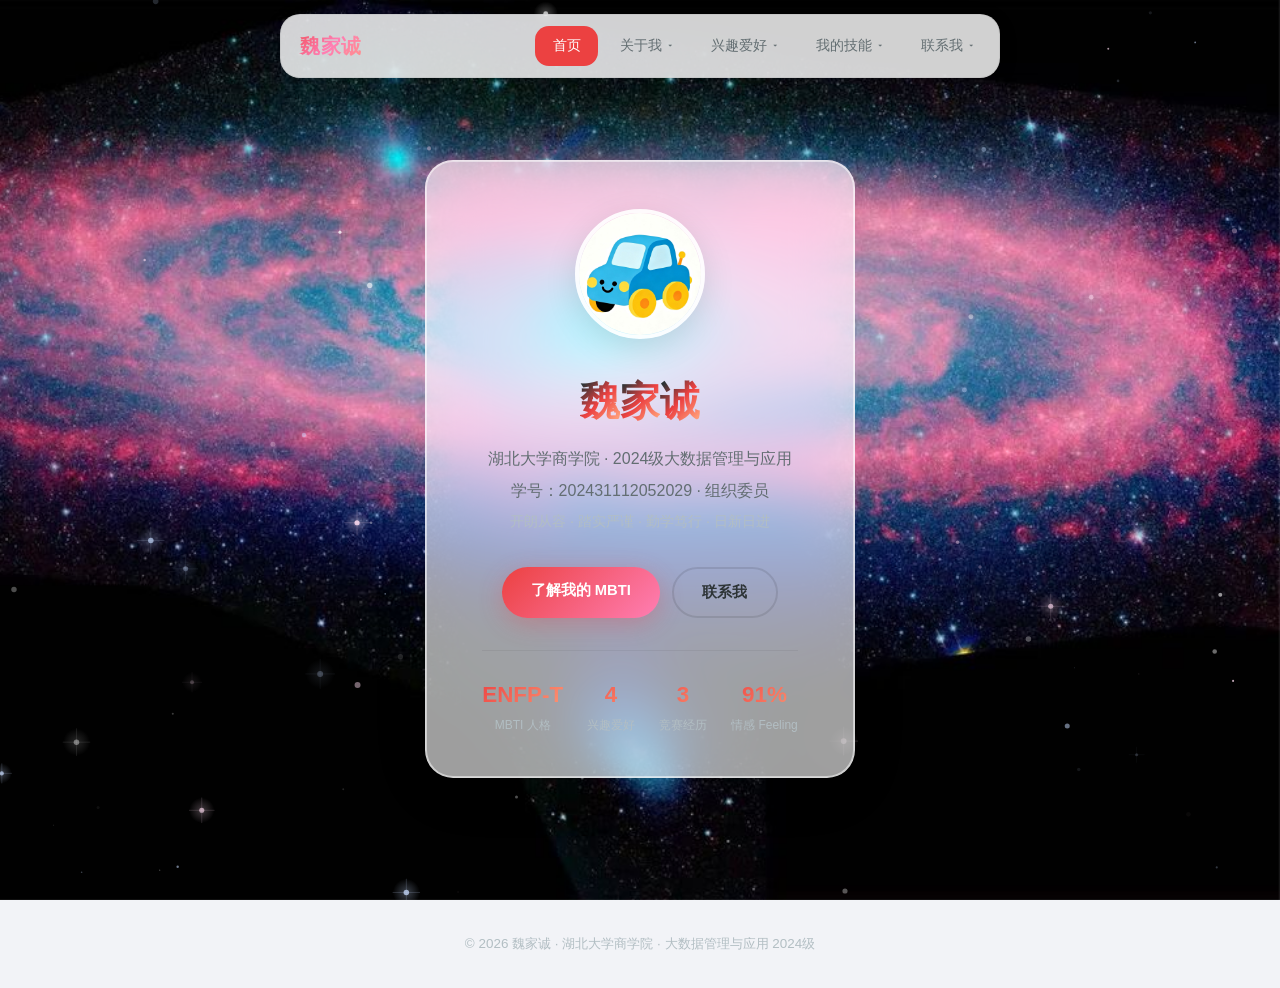
<file: index.html>
<!DOCTYPE html>
<html lang="zh-CN">
<head>
    <meta charset="UTF-8">
    <meta name="viewport" content="width=device-width, initial-scale=1.0">
    <title>魏家诚 — 个人主页</title>
    <link rel="stylesheet" href="assets/style.css">
</head>
<body>

<!-- ========== 星空背景照片 ========== -->
<img src="photo/photo.jpg" alt="" id="starfield">

<!-- ========== 流动粒子画布 ========== -->
<canvas id="particleCanvas"></canvas>

<!-- ========== 导航栏 · 容器导航 ========== -->
<nav class="nav">
    <div class="nav-inner">
        <a href="index.html" class="nav-logo">魏家诚</a>
        <div class="nav-menu">
            <a href="index.html" class="nav-item no-sub active">首页</a>
            <div class="nav-item-group">
                <a href="about.html" class="nav-item">关于我</a>
                <div class="nav-dropdown">
                    <a href="about.html#profile">个人简介</a>
                    <a href="about.html#mbti">MBTI 人格</a>
                </div>
            </div>
            <div class="nav-item-group">
                <a href="hobby.html" class="nav-item">兴趣爱好</a>
                <div class="nav-dropdown">
                    <a href="hobby.html#travel">旅行</a>
                    <a href="hobby.html#movie">电影</a>
                    <a href="hobby.html#food">美食</a>
                    <a href="hobby.html#party">聚会</a>
                </div>
            </div>
            <div class="nav-item-group">
                <a href="skill.html" class="nav-item">我的技能</a>
                <div class="nav-dropdown">
                    <a href="skill.html#tech">技术栈</a>
                    <a href="skill.html#intern">实习经历</a>
                    <a href="skill.html#service">学生工作</a>
                </div>
            </div>
            <div class="nav-item-group">
                <a href="contact.html" class="nav-item">联系我</a>
                <div class="nav-dropdown">
                    <a href="contact.html">联系方式</a>
                    <a href="https://github.com" target="_blank">GitHub</a>
                </div>
            </div>
        </div>
        <button class="nav-toggle" aria-label="菜单">
            <span></span><span></span><span></span>
        </button>
    </div>
</nav>

<!-- ========== Hero 区 · 毛玻璃卡片 ========== -->
<div class="hero-wrapper">
    <div class="hero-card">
        <img src="photo/logo.jpg" alt="魏家诚" class="hero-avatar">
        <h1 class="split-text">魏家诚</h1>
        <p class="subtitle">湖北大学商学院 · 2024级大数据管理与应用</p>
        <p class="subtitle" style="margin-top:0.15rem;">学号：202431112052029 · 组织委员</p>
        <p class="tagline">开朗从容 · 踏实严谨 · 勤学笃行 · 日新日进</p>
        <div class="hero-buttons">
            <a href="about.html" class="btn-primary">了解我的 MBTI</a>
            <a href="contact.html" class="btn-outline">联系我</a>
        </div>
        <div class="status-row">
            <div class="status-item">
                <div class="num">ENFP-T</div>
                <div class="label">MBTI 人格</div>
            </div>
            <div class="status-item">
                <div class="num">4</div>
                <div class="label">兴趣爱好</div>
            </div>
            <div class="status-item">
                <div class="num">3</div>
                <div class="label">竞赛经历</div>
            </div>
            <div class="status-item">
                <div class="num">91%</div>
                <div class="label">情感 Feeling</div>
            </div>
        </div>
    </div>
</div>

<footer class="footer">
    <p>&copy; 2026 魏家诚 · 湖北大学商学院 · 大数据管理与应用 2024级</p>
</footer>

<button class="back-to-top" aria-label="回到顶部">↑</button>
<script src="assets/script.js"></script>
</body>
</html>
</file>
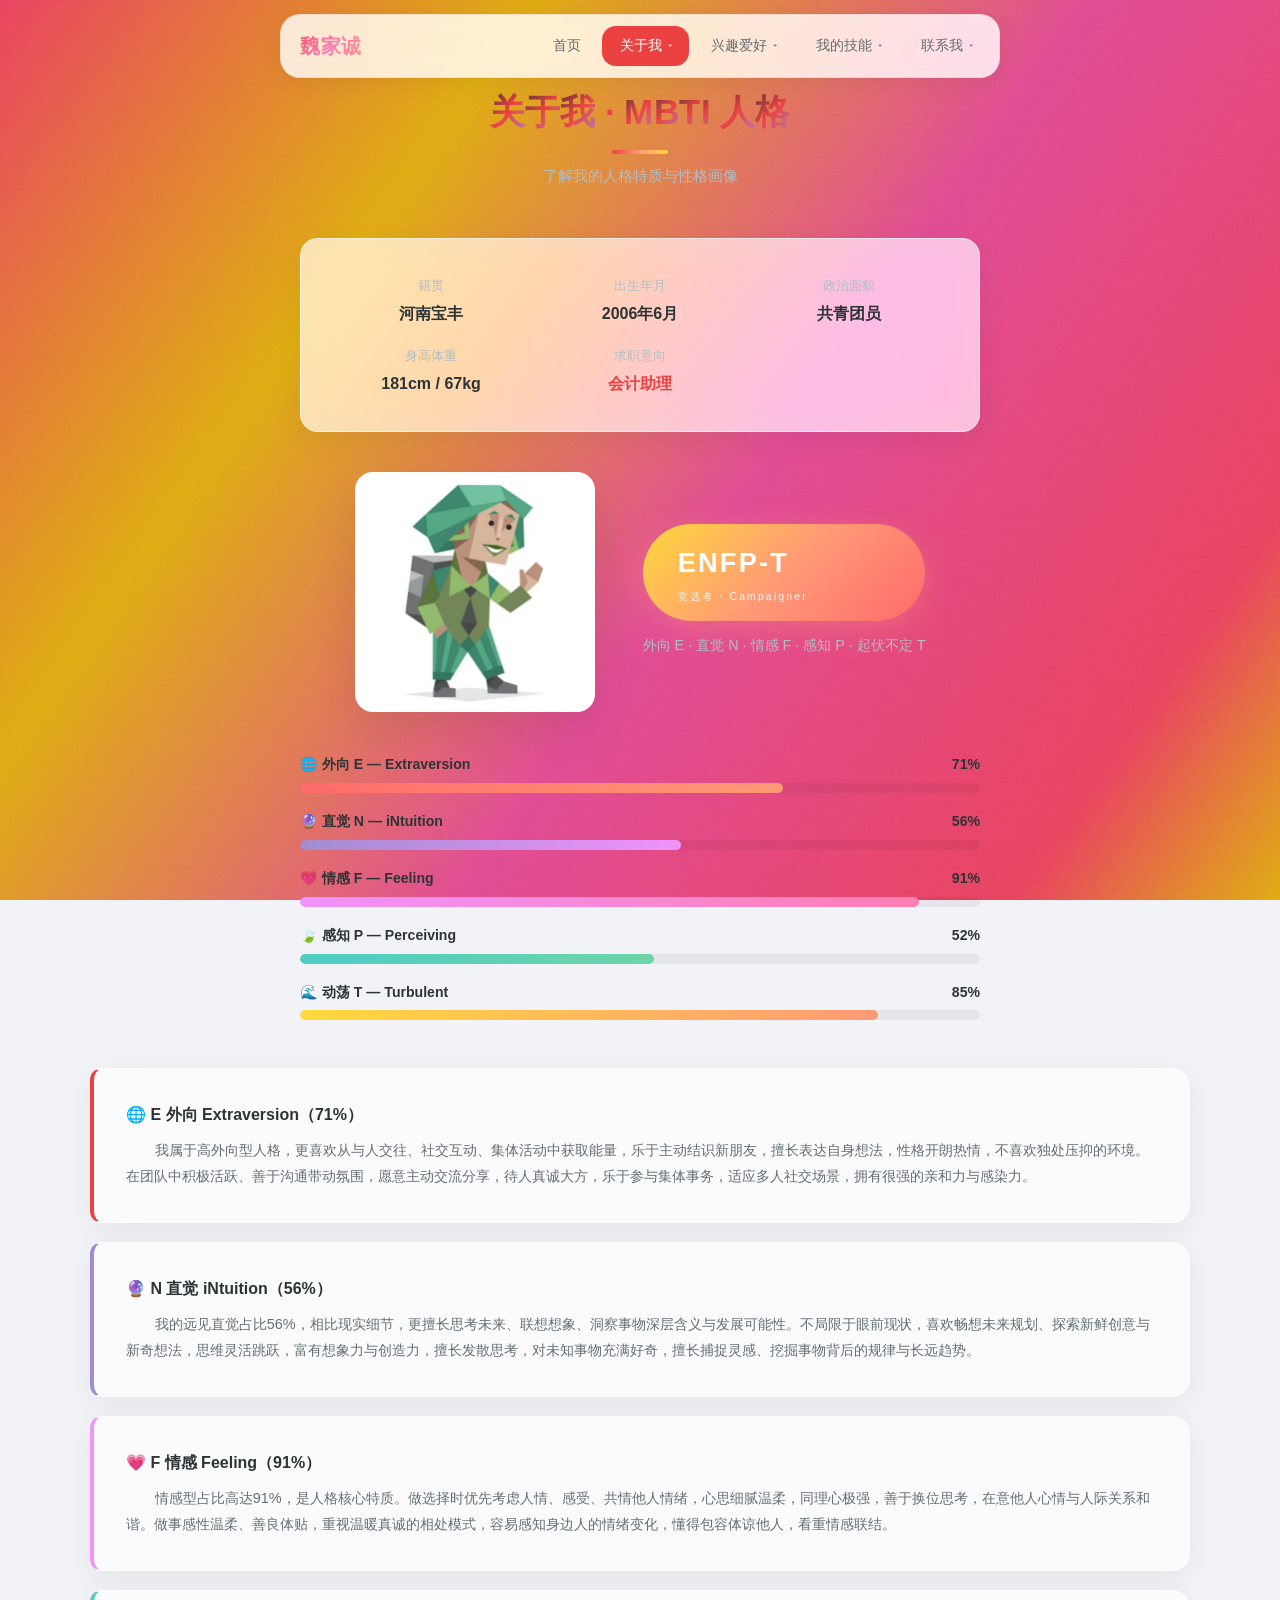
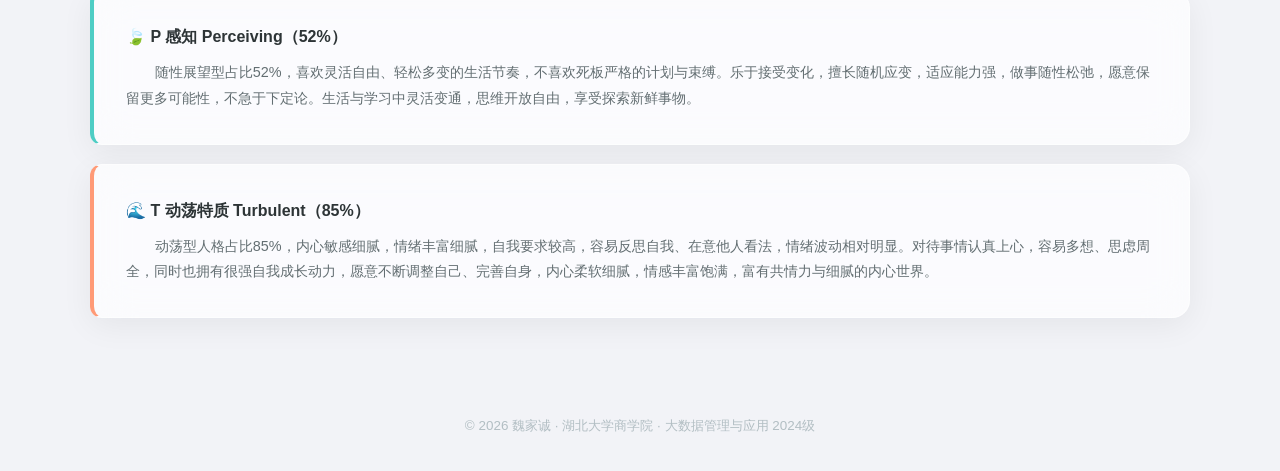
<file: about.html>
<!DOCTYPE html>
<html lang="zh-CN">
<head>
    <meta charset="UTF-8">
    <meta name="viewport" content="width=device-width, initial-scale=1.0">
    <title>关于我 · MBTI — 魏家诚</title>
    <link rel="stylesheet" href="assets/style.css">
</head>
<body>

<canvas class="grainient-bg"></canvas>

<!-- ========== NAVIGATION ========== -->
<nav class="nav">
    <div class="nav-inner">
        <a href="index.html" class="nav-logo">魏家诚</a>
        <div class="nav-menu">
            <a href="index.html" class="nav-item no-sub">首页</a>
            <div class="nav-item-group">
                <a href="about.html" class="nav-item active">关于我</a>
                <div class="nav-dropdown">
                    <a href="about.html#profile">个人简介</a>
                    <a href="about.html#mbti">MBTI 人格</a>
                </div>
            </div>
            <div class="nav-item-group">
                <a href="hobby.html" class="nav-item">兴趣爱好</a>
                <div class="nav-dropdown">
                    <a href="hobby.html#travel">旅行</a>
                    <a href="hobby.html#movie">电影</a>
                    <a href="hobby.html#food">美食</a>
                    <a href="hobby.html#party">聚会</a>
                </div>
            </div>
            <div class="nav-item-group">
                <a href="skill.html" class="nav-item">我的技能</a>
                <div class="nav-dropdown">
                    <a href="skill.html#tech">技术栈</a>
                    <a href="skill.html#intern">实习经历</a>
                    <a href="skill.html#service">学生工作</a>
                </div>
            </div>
            <div class="nav-item-group">
                <a href="contact.html" class="nav-item">联系我</a>
                <div class="nav-dropdown">
                    <a href="contact.html">联系方式</a>
                    <a href="https://github.com" target="_blank">GitHub</a>
                </div>
            </div>
        </div>
        <button class="nav-toggle" aria-label="菜单">
            <span></span><span></span><span></span>
        </button>
    </div>
</nav>

<div class="page-wrapper">
    <div class="page-container">
        <div class="page-header">
            <h1 class="split-text">关于我 · MBTI 人格</h1>
            <div class="line"></div>
            <p>了解我的人格特质与性格画像</p>
        </div>

        <!-- 基本信息卡片 -->
        <div id="profile" class="glass-card" style="max-width:680px;margin:0 auto 2.5rem;display:grid;grid-template-columns:repeat(auto-fit,minmax(180px,1fr));gap:0.8rem;text-align:center;">
            <div><span style="color:var(--text-muted);font-size:0.8rem;">籍贯</span><br><strong>河南宝丰</strong></div>
            <div><span style="color:var(--text-muted);font-size:0.8rem;">出生年月</span><br><strong>2006年6月</strong></div>
            <div><span style="color:var(--text-muted);font-size:0.8rem;">政治面貌</span><br><strong>共青团员</strong></div>
            <div><span style="color:var(--text-muted);font-size:0.8rem;">身高体重</span><br><strong>181cm / 67kg</strong></div>
            <div><span style="color:var(--text-muted);font-size:0.8rem;">求职意向</span><br><strong style="color:var(--red);">会计助理</strong></div>
        </div>

        <!-- MBTI Header -->
        <div id="mbti" class="mbti-header-row">
            <div class="mbti-img-wrap">
                <img src="photo/mbti.jpg" alt="MBTI测试结果">
            </div>
            <div>
                <div class="mbti-badge">ENFP-T <small>竞选者 · Campaigner</small></div>
                <p style="text-align:center;margin-top:0.8rem;color:var(--text-muted);font-size:0.9rem;">外向 E · 直觉 N · 情感 F · 感知 P · 起伏不定 T</p>
            </div>
        </div>

        <!-- MBTI 进度条 -->
        <div class="mbti-bars">
            <div class="bar-item">
                <div class="bar-label"><span>🌐 外向 E — Extraversion</span><span>71%</span></div>
                <div class="bar-track"><div class="bar-fill e" style="width:71%" data-width="71%"></div></div>
            </div>
            <div class="bar-item">
                <div class="bar-label"><span>🔮 直觉 N — iNtuition</span><span>56%</span></div>
                <div class="bar-track"><div class="bar-fill n" style="width:56%" data-width="56%"></div></div>
            </div>
            <div class="bar-item">
                <div class="bar-label"><span>💗 情感 F — Feeling</span><span>91%</span></div>
                <div class="bar-track"><div class="bar-fill f" style="width:91%" data-width="91%"></div></div>
            </div>
            <div class="bar-item">
                <div class="bar-label"><span>🍃 感知 P — Perceiving</span><span>52%</span></div>
                <div class="bar-track"><div class="bar-fill p" style="width:52%" data-width="52%"></div></div>
            </div>
            <div class="bar-item">
                <div class="bar-label"><span>🌊 动荡 T — Turbulent</span><span>85%</span></div>
                <div class="bar-track"><div class="bar-fill t" style="width:85%" data-width="85%"></div></div>
            </div>
        </div>

        <!-- MBTI 详情卡片 -->
        <div class="mbti-cards">
            <div class="glass-card">
                <h3>🌐 E 外向 Extraversion（71%）</h3>
                <p>我属于高外向型人格，更喜欢从与人交往、社交互动、集体活动中获取能量，乐于主动结识新朋友，擅长表达自身想法，性格开朗热情，不喜欢独处压抑的环境。在团队中积极活跃、善于沟通带动氛围，愿意主动交流分享，待人真诚大方，乐于参与集体事务，适应多人社交场景，拥有很强的亲和力与感染力。</p>
            </div>
            <div class="glass-card">
                <h3>🔮 N 直觉 iNtuition（56%）</h3>
                <p>我的远见直觉占比56%，相比现实细节，更擅长思考未来、联想想象、洞察事物深层含义与发展可能性。不局限于眼前现状，喜欢畅想未来规划、探索新鲜创意与新奇想法，思维灵活跳跃，富有想象力与创造力，擅长发散思考，对未知事物充满好奇，擅长捕捉灵感、挖掘事物背后的规律与长远趋势。</p>
            </div>
            <div class="glass-card">
                <h3>💗 F 情感 Feeling（91%）</h3>
                <p>情感型占比高达91%，是人格核心特质。做选择时优先考虑人情、感受、共情他人情绪，心思细腻温柔，同理心极强，善于换位思考，在意他人心情与人际关系和谐。做事感性温柔、善良体贴，重视温暖真诚的相处模式，容易感知身边人的情绪变化，懂得包容体谅他人，看重情感联结。</p>
            </div>
            <div class="glass-card">
                <h3>🍃 P 感知 Perceiving（52%）</h3>
                <p>随性展望型占比52%，喜欢灵活自由、轻松多变的生活节奏，不喜欢死板严格的计划与束缚。乐于接受变化，擅长随机应变，适应能力强，做事随性松弛，愿意保留更多可能性，不急于下定论。生活与学习中灵活变通，思维开放自由，享受探索新鲜事物。</p>
            </div>
            <div class="glass-card">
                <h3>🌊 T 动荡特质 Turbulent（85%）</h3>
                <p>动荡型人格占比85%，内心敏感细腻，情绪丰富细腻，自我要求较高，容易反思自我、在意他人看法，情绪波动相对明显。对待事情认真上心，容易多想、思虑周全，同时也拥有很强自我成长动力，愿意不断调整自己、完善自身，内心柔软细腻，情感丰富饱满，富有共情力与细腻的内心世界。</p>
            </div>
        </div>
    </div>
</div>

<footer class="footer">
    <p>&copy; 2026 魏家诚 · 湖北大学商学院 · 大数据管理与应用 2024级</p>
</footer>

<button class="back-to-top" aria-label="回到顶部">↑</button>
<script src="assets/script.js"></script>
</body>
</html>
</file>
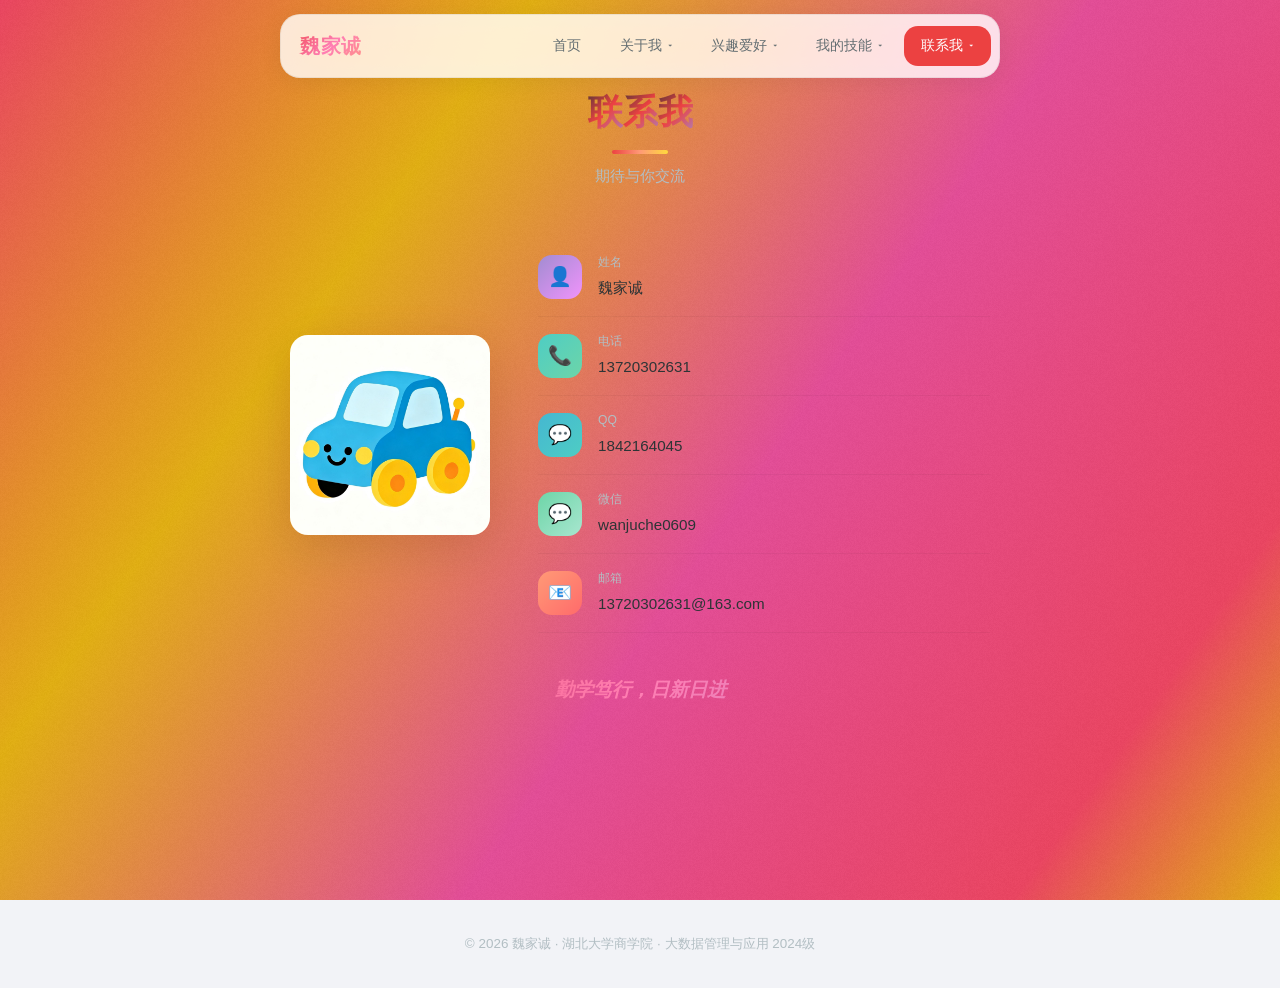
<file: contact.html>
<!DOCTYPE html>
<html lang="zh-CN">
<head>
    <meta charset="UTF-8">
    <meta name="viewport" content="width=device-width, initial-scale=1.0">
    <title>联系我 — 魏家诚</title>
    <link rel="stylesheet" href="assets/style.css">
</head>
<body>

<canvas class="grainient-bg"></canvas>

<nav class="nav">
    <div class="nav-inner">
        <a href="index.html" class="nav-logo">魏家诚</a>
        <div class="nav-menu">
            <a href="index.html" class="nav-item no-sub">首页</a>
            <div class="nav-item-group">
                <a href="about.html" class="nav-item">关于我</a>
                <div class="nav-dropdown">
                    <a href="about.html#profile">个人简介</a>
                    <a href="about.html#mbti">MBTI 人格</a>
                </div>
            </div>
            <div class="nav-item-group">
                <a href="hobby.html" class="nav-item">兴趣爱好</a>
                <div class="nav-dropdown">
                    <a href="hobby.html#travel">旅行</a>
                    <a href="hobby.html#movie">电影</a>
                    <a href="hobby.html#food">美食</a>
                    <a href="hobby.html#party">聚会</a>
                </div>
            </div>
            <div class="nav-item-group">
                <a href="skill.html" class="nav-item">我的技能</a>
                <div class="nav-dropdown">
                    <a href="skill.html#tech">技术栈</a>
                    <a href="skill.html#intern">实习经历</a>
                    <a href="skill.html#service">学生工作</a>
                </div>
            </div>
            <div class="nav-item-group">
                <a href="contact.html" class="nav-item active">联系我</a>
                <div class="nav-dropdown">
                    <a href="contact.html">联系方式</a>
                    <a href="https://github.com" target="_blank">GitHub</a>
                </div>
            </div>
        </div>
        <button class="nav-toggle" aria-label="菜单">
            <span></span><span></span><span></span>
        </button>
    </div>
</nav>

<div class="page-wrapper">
    <div class="page-container">
        <div class="page-header">
            <h1 class="split-text">联系我</h1>
            <div class="line"></div>
            <p>期待与你交流</p>
        </div>

        <div class="contact-wrap">
            <div class="contact-logo">
                <img src="photo/logo.jpg" alt="Logo">
            </div>
            <div class="contact-info">
                <div class="contact-item">
                    <div class="c-icon name">👤</div>
                    <div>
                        <div class="c-label">姓名</div>
                        <div class="c-value">魏家诚</div>
                    </div>
                </div>
                <div class="contact-item">
                    <div class="c-icon phone">📞</div>
                    <div>
                        <div class="c-label">电话</div>
                        <div class="c-value">13720302631</div>
                    </div>
                </div>
                <div class="contact-item">
                    <div class="c-icon qq">💬</div>
                    <div>
                        <div class="c-label">QQ</div>
                        <div class="c-value">1842164045</div>
                    </div>
                </div>
                <div class="contact-item">
                    <div class="c-icon wechat">💬</div>
                    <div>
                        <div class="c-label">微信</div>
                        <div class="c-value">wanjuche0609</div>
                    </div>
                </div>
                <div class="contact-item">
                    <div class="c-icon email">📧</div>
                    <div>
                        <div class="c-label">邮箱</div>
                        <div class="c-value">13720302631@163.com</div>
                    </div>
                </div>
            </div>
        </div>

        <div class="motto">勤学笃行，日新日进</div>
    </div>
</div>

<footer class="footer">
    <p>&copy; 2026 魏家诚 · 湖北大学商学院 · 大数据管理与应用 2024级</p>
</footer>

<button class="back-to-top" aria-label="回到顶部">↑</button>
<script src="assets/script.js"></script>
</body>
</html>
</file>
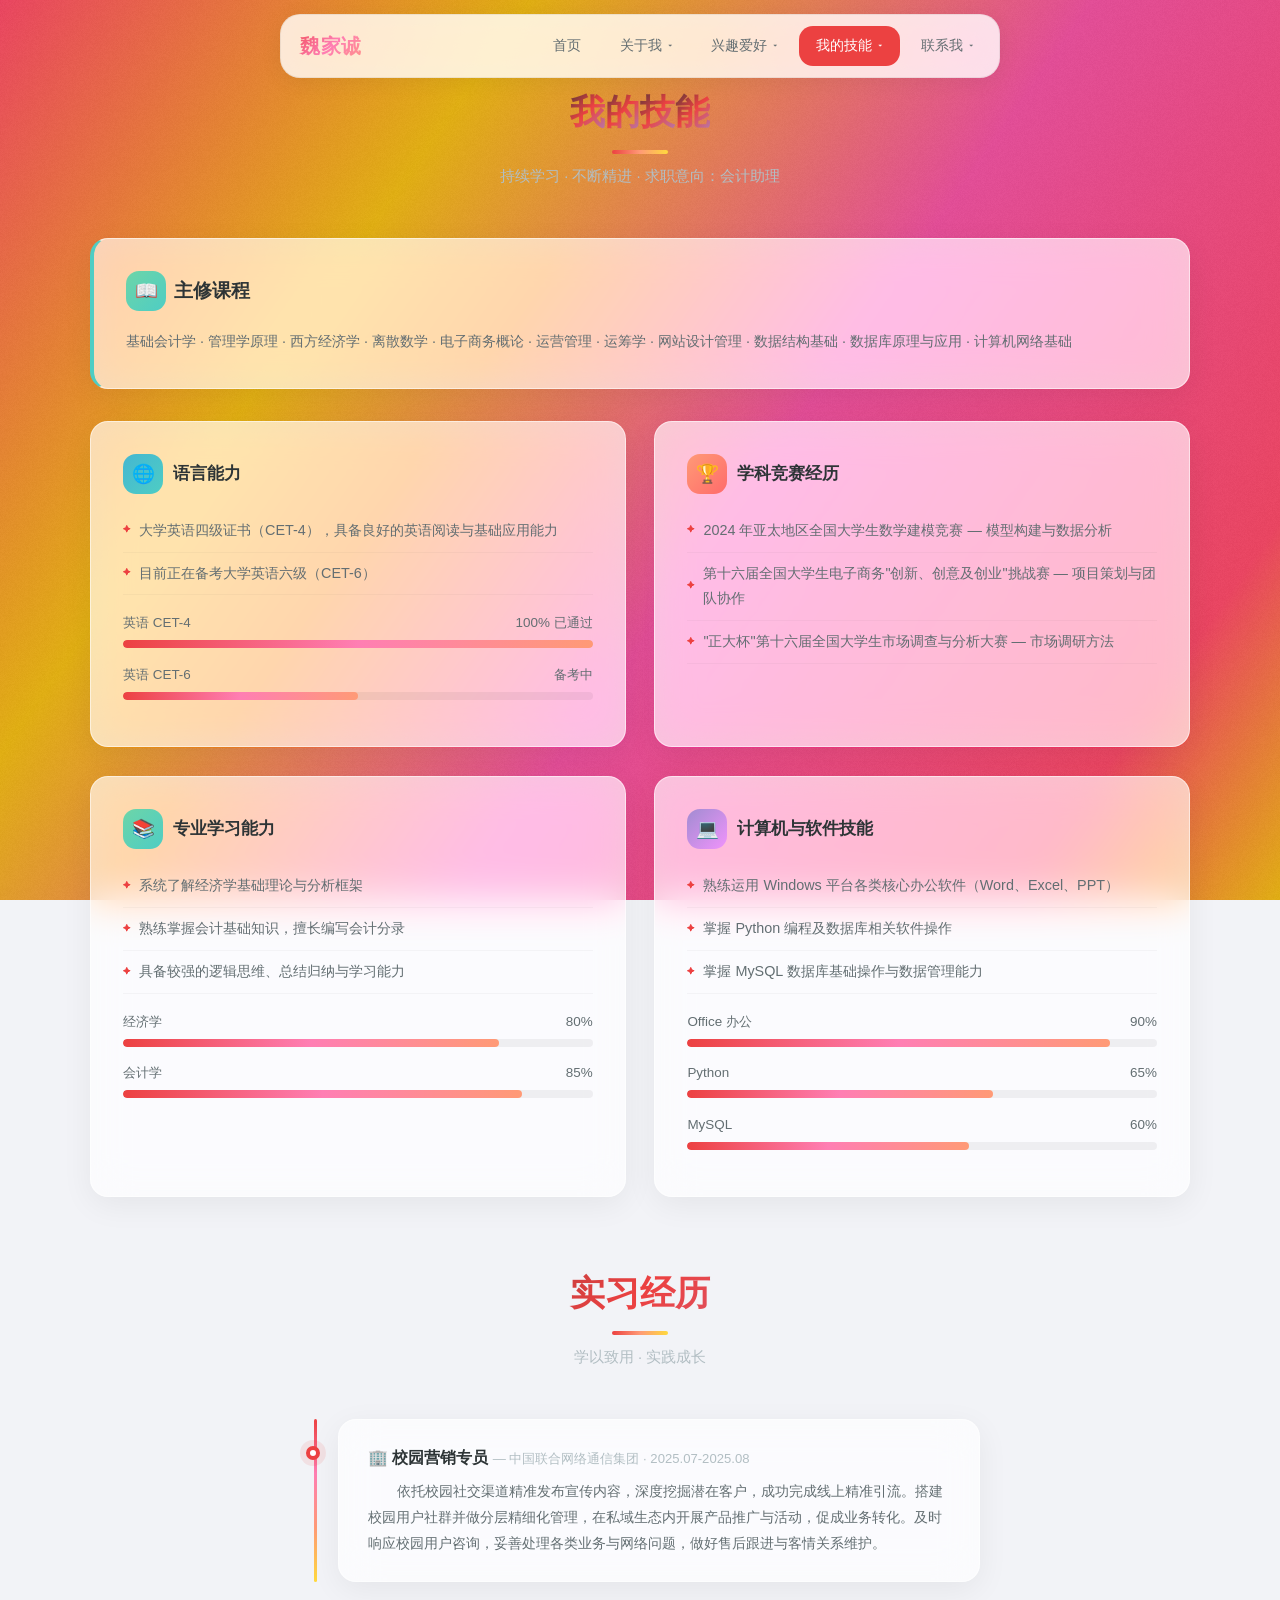
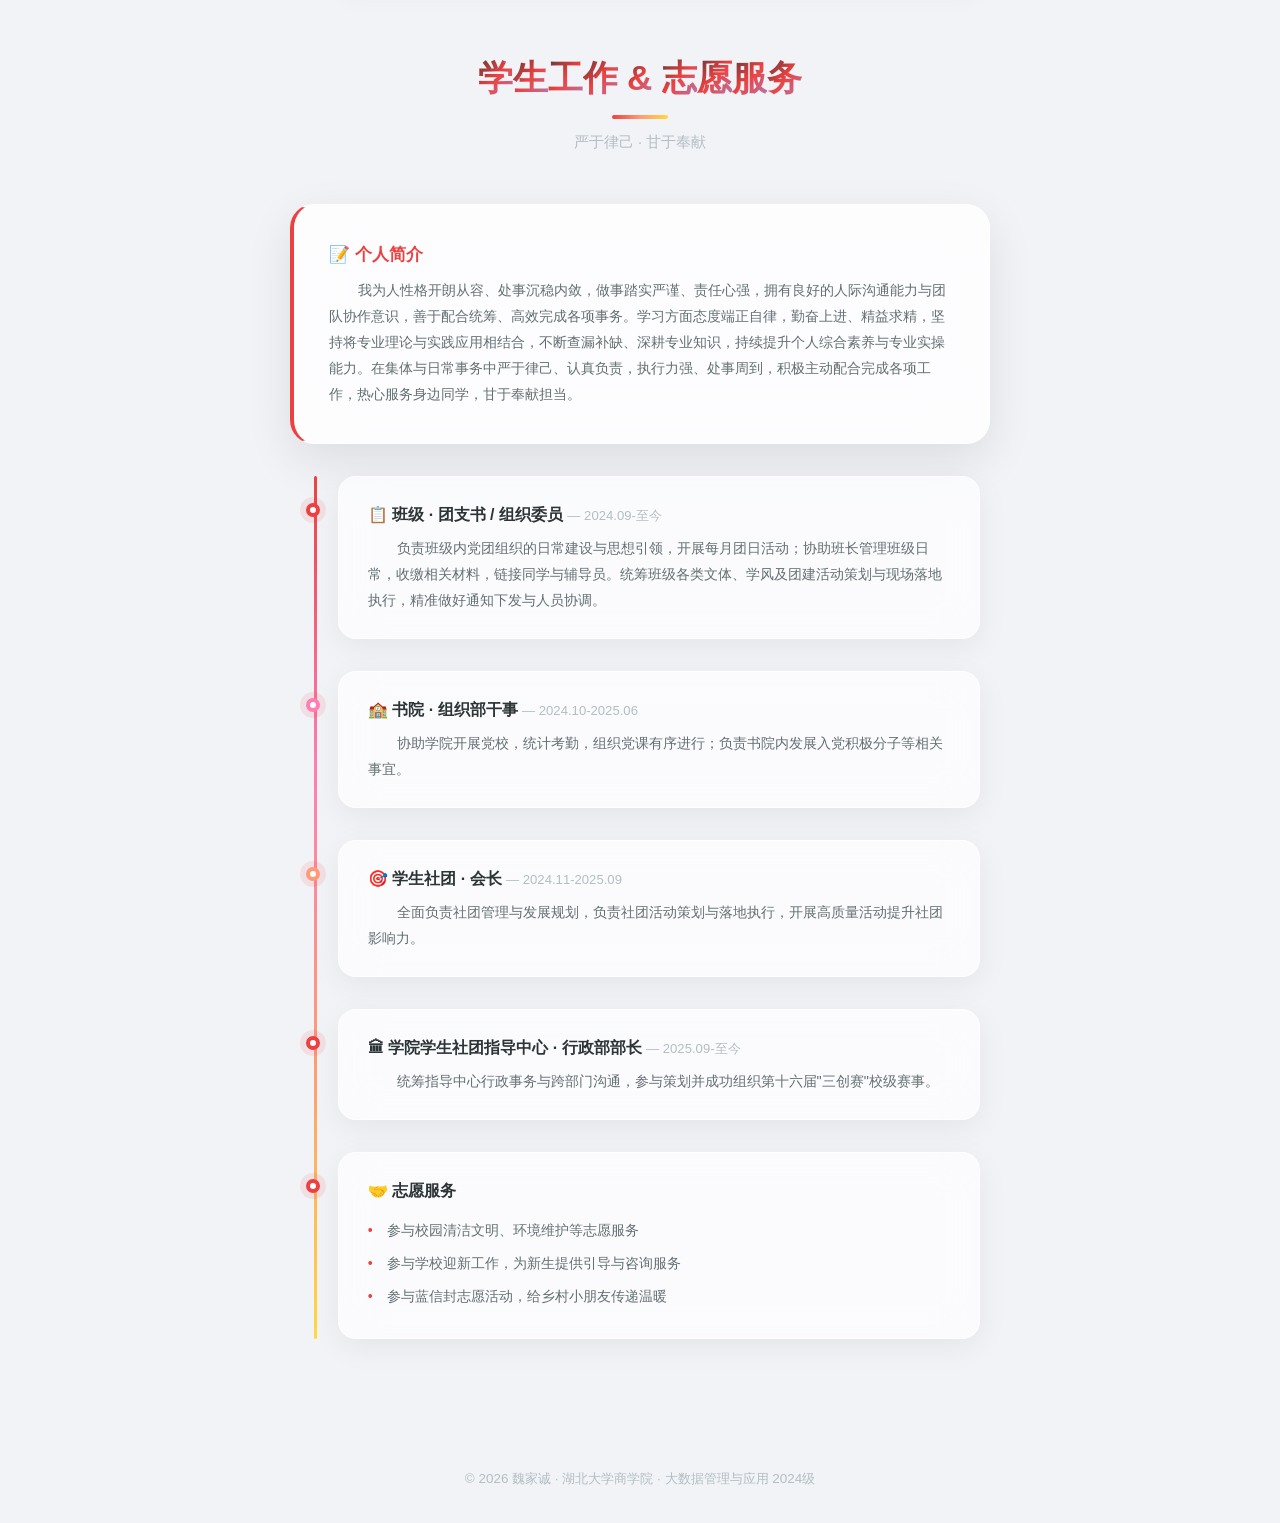
<file: skill.html>
<!DOCTYPE html>
<html lang="zh-CN">
<head>
    <meta charset="UTF-8">
    <meta name="viewport" content="width=device-width, initial-scale=1.0">
    <title>我的技能 — 魏家诚</title>
    <link rel="stylesheet" href="assets/style.css">
</head>
<body>

<canvas class="grainient-bg"></canvas>

<nav class="nav">
    <div class="nav-inner">
        <a href="index.html" class="nav-logo">魏家诚</a>
        <div class="nav-menu">
            <a href="index.html" class="nav-item no-sub">首页</a>
            <div class="nav-item-group">
                <a href="about.html" class="nav-item">关于我</a>
                <div class="nav-dropdown">
                    <a href="about.html#profile">个人简介</a>
                    <a href="about.html#mbti">MBTI 人格</a>
                </div>
            </div>
            <div class="nav-item-group">
                <a href="hobby.html" class="nav-item">兴趣爱好</a>
                <div class="nav-dropdown">
                    <a href="hobby.html#travel">旅行</a>
                    <a href="hobby.html#movie">电影</a>
                    <a href="hobby.html#food">美食</a>
                    <a href="hobby.html#party">聚会</a>
                </div>
            </div>
            <div class="nav-item-group">
                <a href="skill.html" class="nav-item active">我的技能</a>
                <div class="nav-dropdown">
                    <a href="skill.html#tech">技术栈</a>
                    <a href="skill.html#intern">实习经历</a>
                    <a href="skill.html#service">学生工作</a>
                </div>
            </div>
            <div class="nav-item-group">
                <a href="contact.html" class="nav-item">联系我</a>
                <div class="nav-dropdown">
                    <a href="contact.html">联系方式</a>
                    <a href="https://github.com" target="_blank">GitHub</a>
                </div>
            </div>
        </div>
        <button class="nav-toggle" aria-label="菜单">
            <span></span><span></span><span></span>
        </button>
    </div>
</nav>

<div class="page-wrapper">
    <div class="page-container">
        <div class="page-header">
            <h1 class="split-text">我的技能</h1>
            <div class="line"></div>
            <p>持续学习 · 不断精进 · 求职意向：会计助理</p>
        </div>

        <!-- 主修课程 -->
        <div id="tech" style="margin-bottom:2rem;">
            <div class="glass-card" style="border-left:4px solid var(--teal);">
                <h3 style="display:flex;align-items:center;gap:0.5rem;margin-bottom:1rem;">
                    <span class="skill-icon-sm c3">📖</span> 主修课程
                </h3>
                <p style="color:var(--text-light);font-size:0.9rem;line-height:2;">
                    基础会计学 · 管理学原理 · 西方经济学 · 离散数学 · 电子商务概论 · 运营管理 · 运筹学 · 网站设计管理 · 数据结构基础 · 数据库原理与应用 · 计算机网络基础
                </p>
            </div>
        </div>

        <div class="skills-grid">
            <!-- 语言能力 -->
            <div class="glass-card skill-card">
                <h3><span class="skill-icon-sm c1">🌐</span> 语言能力</h3>
                <ul class="skill-list">
                    <li>大学英语四级证书（CET-4），具备良好的英语阅读与基础应用能力</li>
                    <li>目前正在备考大学英语六级（CET-6）</li>
                </ul>
                <div class="skill-progress">
                    <div class="skill-progress-item">
                        <div class="skill-progress-label"><span>英语 CET-4</span><span>100% 已通过</span></div>
                        <div class="skill-progress-track"><div class="skill-progress-fill" style="width:0%" data-width="100%"></div></div>
                    </div>
                    <div class="skill-progress-item">
                        <div class="skill-progress-label"><span>英语 CET-6</span><span>备考中</span></div>
                        <div class="skill-progress-track"><div class="skill-progress-fill" style="width:0%" data-width="50%"></div></div>
                    </div>
                </div>
            </div>

            <!-- 学科竞赛 -->
            <div class="glass-card skill-card">
                <h3><span class="skill-icon-sm c2">🏆</span> 学科竞赛经历</h3>
                <ul class="skill-list">
                    <li>2024 年亚太地区全国大学生数学建模竞赛 — 模型构建与数据分析</li>
                    <li>第十六届全国大学生电子商务"创新、创意及创业"挑战赛 — 项目策划与团队协作</li>
                    <li>"正大杯"第十六届全国大学生市场调查与分析大赛 — 市场调研方法</li>
                </ul>
            </div>

            <!-- 专业能力 -->
            <div class="glass-card skill-card">
                <h3><span class="skill-icon-sm c3">📚</span> 专业学习能力</h3>
                <ul class="skill-list">
                    <li>系统了解经济学基础理论与分析框架</li>
                    <li>熟练掌握会计基础知识，擅长编写会计分录</li>
                    <li>具备较强的逻辑思维、总结归纳与学习能力</li>
                </ul>
                <div class="skill-progress">
                    <div class="skill-progress-item">
                        <div class="skill-progress-label"><span>经济学</span><span>80%</span></div>
                        <div class="skill-progress-track"><div class="skill-progress-fill" style="width:0%" data-width="80%"></div></div>
                    </div>
                    <div class="skill-progress-item">
                        <div class="skill-progress-label"><span>会计学</span><span>85%</span></div>
                        <div class="skill-progress-track"><div class="skill-progress-fill" style="width:0%" data-width="85%"></div></div>
                    </div>
                </div>
            </div>

            <!-- 计算机技能 -->
            <div class="glass-card skill-card">
                <h3><span class="skill-icon-sm c4">💻</span> 计算机与软件技能</h3>
                <ul class="skill-list">
                    <li>熟练运用 Windows 平台各类核心办公软件（Word、Excel、PPT）</li>
                    <li>掌握 Python 编程及数据库相关软件操作</li>
                    <li>掌握 MySQL 数据库基础操作与数据管理能力</li>
                </ul>
                <div class="skill-progress">
                    <div class="skill-progress-item">
                        <div class="skill-progress-label"><span>Office 办公</span><span>90%</span></div>
                        <div class="skill-progress-track"><div class="skill-progress-fill" style="width:0%" data-width="90%"></div></div>
                    </div>
                    <div class="skill-progress-item">
                        <div class="skill-progress-label"><span>Python</span><span>65%</span></div>
                        <div class="skill-progress-track"><div class="skill-progress-fill" style="width:0%" data-width="65%"></div></div>
                    </div>
                    <div class="skill-progress-item">
                        <div class="skill-progress-label"><span>MySQL</span><span>60%</span></div>
                        <div class="skill-progress-track"><div class="skill-progress-fill" style="width:0%" data-width="60%"></div></div>
                    </div>
                </div>
            </div>
        </div>

        <!-- 实习经历 -->
        <div id="intern" style="margin-top:4rem;">
            <div class="page-header">
                <h1>实习经历</h1>
                <div class="line"></div>
                <p>学以致用 · 实践成长</p>
            </div>
            <div class="timeline">
                <div class="timeline-item">
                    <h3>🏢 校园营销专员 <span style="font-weight:400;font-size:0.82rem;color:var(--text-muted);">— 中国联合网络通信集团 · 2025.07-2025.08</span></h3>
                    <p>依托校园社交渠道精准发布宣传内容，深度挖掘潜在客户，成功完成线上精准引流。搭建校园用户社群并做分层精细化管理，在私域生态内开展产品推广与活动，促成业务转化。及时响应校园用户咨询，妥善处理各类业务与网络问题，做好售后跟进与客情关系维护。</p>
                </div>
            </div>
        </div>

        <!-- 学生工作 -->
        <div style="margin-top:4rem;">
        </div>

        <!-- 学生工作 -->
        <div id="service" style="margin-top:4rem;">
            <div class="page-header">
                <h1 class="split-text">学生工作 &amp; 志愿服务</h1>
                <div class="line"></div>
                <p>严于律己 · 甘于奉献</p>
            </div>

            <div class="exp-summary">
                <h3>📝 个人简介</h3>
                <p>我为人性格开朗从容、处事沉稳内敛，做事踏实严谨、责任心强，拥有良好的人际沟通能力与团队协作意识，善于配合统筹、高效完成各项事务。学习方面态度端正自律，勤奋上进、精益求精，坚持将专业理论与实践应用相结合，不断查漏补缺、深耕专业知识，持续提升个人综合素养与专业实操能力。在集体与日常事务中严于律己、认真负责，执行力强、处事周到，积极主动配合完成各项工作，热心服务身边同学，甘于奉献担当。</p>
            </div>

            <!-- Timeline -->
            <div class="timeline" style="margin-top:2rem;">
                <div class="timeline-item">
                    <h3>📋 班级 · 团支书 / 组织委员 <span style="font-weight:400;font-size:0.82rem;color:var(--text-muted);">— 2024.09-至今</span></h3>
                    <p>负责班级内党团组织的日常建设与思想引领，开展每月团日活动；协助班长管理班级日常，收缴相关材料，链接同学与辅导员。统筹班级各类文体、学风及团建活动策划与现场落地执行，精准做好通知下发与人员协调。</p>
                </div>
                <div class="timeline-item">
                    <h3>🏫 书院 · 组织部干事 <span style="font-weight:400;font-size:0.82rem;color:var(--text-muted);">— 2024.10-2025.06</span></h3>
                    <p>协助学院开展党校，统计考勤，组织党课有序进行；负责书院内发展入党积极分子等相关事宜。</p>
                </div>
                <div class="timeline-item">
                    <h3>🎯 学生社团 · 会长 <span style="font-weight:400;font-size:0.82rem;color:var(--text-muted);">— 2024.11-2025.09</span></h3>
                    <p>全面负责社团管理与发展规划，负责社团活动策划与落地执行，开展高质量活动提升社团影响力。</p>
                </div>
                <div class="timeline-item">
                    <h3>🏛 学院学生社团指导中心 · 行政部部长 <span style="font-weight:400;font-size:0.82rem;color:var(--text-muted);">— 2025.09-至今</span></h3>
                    <p>统筹指导中心行政事务与跨部门沟通，参与策划并成功组织第十六届"三创赛"校级赛事。</p>
                </div>
                <div class="timeline-item">
                    <h3>🤝 志愿服务</h3>
                    <ul>
                        <li>参与校园清洁文明、环境维护等志愿服务</li>
                        <li>参与学校迎新工作，为新生提供引导与咨询服务</li>
                        <li>参与蓝信封志愿活动，给乡村小朋友传递温暖</li>
                    </ul>
                </div>
            </div>
        </div>
    </div>
</div>

<footer class="footer">
    <p>&copy; 2026 魏家诚 · 湖北大学商学院 · 大数据管理与应用 2024级</p>
</footer>

<button class="back-to-top" aria-label="回到顶部">↑</button>
<script src="assets/script.js"></script>
</body>
</html>
</file>
<file: assets/style.css>
/* ============================================
   魏家诚个人主页 - 多巴胺浅色毛玻璃风格
   灵感参考：网易云音乐 · Glassmorphism
   ============================================ */

/* ---------- CSS Variables · 多巴胺调色板 ---------- */
:root {
    --red: #ec4141;
    --red-light: #ff6b6b;
    --orange: #ff9a76;
    --coral: #ff7eb3;
    --pink: #f093fb;
    --purple: #a18cd1;
    --blue: #45b7d1;
    --teal: #4ecdc4;
    --green: #6dd5a8;
    --yellow: #ffd93d;
    --peach: #ffecd2;

    --primary: #ec4141;
    --primary-dark: #d63031;
    --primary-light: #fff0f0;

    --bg: #f2f3f7;
    --bg-warm: #fef9f4;
    --white: #ffffff;
    --text: #2d3436;
    --text-light: #636e72;
    --text-muted: #b2bec3;

    --glass-bg: rgba(255, 255, 255, 0.68);
    --glass-bg-strong: rgba(255, 255, 255, 0.82);
    --glass-border: rgba(255, 255, 255, 0.55);
    --glass-shadow: 0 8px 32px rgba(0, 0, 0, 0.06);
    --glass-shadow-lg: 0 16px 48px rgba(0, 0, 0, 0.09);

    --radius-xl: 24px;
    --radius: 18px;
    --radius-sm: 12px;
    --transition: 0.35s cubic-bezier(0.4, 0, 0.2, 1);
    --nav-height: 70px;
    --max-width: 1100px;
}

/* ---------- Reset & Base ---------- */
*, *::before, *::after { margin: 0; padding: 0; box-sizing: border-box; }
html { scroll-behavior: smooth; }
/* Anchor scroll offset for floating nav */
[id] { scroll-margin-top: 100px; }

body {
    font-family: -apple-system, BlinkMacSystemFont, 'PingFang SC', 'Microsoft YaHei', 'Helvetica Neue', sans-serif;
    background: var(--bg);
    color: var(--text);
    line-height: 1.8;
    -webkit-font-smoothing: antialiased;
    min-height: 100vh;
}
a { text-decoration: none; color: inherit; }
ul { list-style: none; }
img { max-width: 100%; height: auto; display: block; }

/* Page enter animation */
@keyframes pageIn {
    from { opacity: 0; transform: translateY(12px); }
    to { opacity: 1; transform: translateY(0); }
}
body { animation: pageIn 0.5s ease; }

/* ============================================
   NAVIGATION · 容器导航
   ============================================ */
.nav {
    position: fixed; top: 14px; left: 50%; transform: translateX(-50%);
    z-index: 1000;
    width: calc(100% - 32px); max-width: 720px;
    background: rgba(255,255,255,0.82);
    backdrop-filter: blur(24px) saturate(180%);
    -webkit-backdrop-filter: blur(24px) saturate(180%);
    border: 1px solid rgba(0,0,0,0.06);
    border-radius: 20px;
    box-shadow: 0 4px 24px rgba(0,0,0,0.06);
    padding: 6px 8px;
    transition: all 0.45s cubic-bezier(0.16, 1, 0.3, 1);
}
.nav.scrolled {
    box-shadow: 0 6px 32px rgba(0,0,0,0.1);
    background: rgba(255,255,255,0.92);
}

.nav-inner {
    display: flex; align-items: center; justify-content: space-between;
}

.nav-logo {
    font-size: 1.25rem; font-weight: 800;
    background: linear-gradient(135deg, var(--red), var(--coral), var(--orange));
    -webkit-background-clip: text; -webkit-text-fill-color: transparent;
    background-clip: text;
    padding: 0.45rem 0.7rem;
    flex-shrink: 0;
    letter-spacing: 0.03em;
    transition: all 0.3s ease;
}
.nav-logo:hover { filter: brightness(1.1); transform: scale(1.04); }

/* Nav menu */
.nav-menu {
    display: flex; align-items: center; gap: 4px;
}

.nav-item-group { position: relative; }

.nav-item {
    display: inline-flex; align-items: center; gap: 4px;
    padding: 0.5rem 1.1rem;
    border-radius: 14px;
    font-size: 0.85rem; font-weight: 550;
    color: var(--text-light);
    cursor: pointer;
    border: none; background: none;
    white-space: nowrap;
    transition: all 0.35s cubic-bezier(0.16, 1, 0.3, 1);
}
.nav-item::after {
    content: '▾'; font-size: 0.55rem; margin-left: 2px;
    transition: transform 0.3s ease;
    display: inline-block;
}
.nav-item.no-sub::after { display: none; }
.nav-item-group:hover .nav-item::after { transform: rotate(180deg); }
.nav-item:hover,
.nav-item.active {
    background: var(--primary-light);
    color: var(--primary);
}
a.nav-item.active { background: var(--primary); color: #fff; }

/* Dropdown card */
.nav-dropdown {
    position: absolute;
    top: calc(100% + 8px);
    left: 50%; transform: translateX(-50%) translateY(-6px);
    background: rgba(255,255,255,0.96);
    backdrop-filter: blur(20px);
    -webkit-backdrop-filter: blur(20px);
    border: 1px solid rgba(0,0,0,0.06);
    border-radius: 16px;
    padding: 6px;
    min-width: 130px;
    box-shadow: 0 16px 48px rgba(0,0,0,0.1);
    opacity: 0; visibility: hidden;
    transition: all 0.35s cubic-bezier(0.16, 1, 0.3, 1);
    display: flex; flex-direction: column; gap: 2px;
    z-index: 1002;
}
.nav-item-group:hover .nav-dropdown,
.nav-item-group:focus-within .nav-dropdown {
    opacity: 1; visibility: visible;
    transform: translateX(-50%) translateY(0);
}
.nav-dropdown a {
    padding: 0.5rem 0.9rem;
    border-radius: 10px;
    font-size: 0.83rem; font-weight: 500;
    color: var(--text-light);
    transition: all 0.2s ease;
    white-space: nowrap;
}
.nav-dropdown a:hover {
    background: var(--primary-light);
    color: var(--primary);
}

/* Hamburger */
.nav-toggle {
    display: none; flex-direction: column; gap: 5px;
    background: none; border: none; cursor: pointer; padding: 6px; z-index: 1001;
    flex-shrink: 0;
}
.nav-toggle span {
    display: block; width: 24px; height: 2.5px;
    background: var(--text); border-radius: 4px;
    transition: all 0.3s ease;
}
.nav-toggle.open span:nth-child(1) { transform: rotate(45deg) translate(5px,5px); }
.nav-toggle.open span:nth-child(2) { opacity: 0; }
.nav-toggle.open span:nth-child(3) { transform: rotate(-45deg) translate(5px,-5px); }

/* ============================================
   GRAINIENT · 动态渐变噪点背景 (子页面)
   ============================================ */
.grainient-bg {
    position: fixed; inset: 0; z-index: -2;
    width: 100%; height: 100%;
    pointer-events: none;
}

/* ============================================
   HOME PAGE · 星空背景 + 流动粒子
   ============================================ */
#starfield {
    position: fixed; inset: 0; z-index: -2;
    object-fit: cover;
    width: 100%; height: 100%;
}
#particleCanvas {
    position: fixed; inset: 0; z-index: -1;
    pointer-events: none;
}

.hero-wrapper {
    position: relative; z-index: 1;
    min-height: 100vh;
    display: flex; align-items: center; justify-content: center;
    padding: calc(var(--nav-height) + 2rem) 2rem 4rem;
}

.hero-card {
    text-align: center;
    background: rgba(255,255,255,0.62);
    backdrop-filter: blur(28px) saturate(200%);
    -webkit-backdrop-filter: blur(28px) saturate(200%);
    border: 1px solid rgba(255,255,255,0.6);
    border-radius: 28px;
    padding: 3rem 3.5rem 2.5rem;
    max-width: 580px;
    box-shadow: 0 12px 60px rgba(0,0,0,0.08), 0 0 0 1px rgba(255,255,255,0.5) inset;
    transition: all var(--transition);
    animation: cardRise 1s ease;
}
@keyframes cardRise { from { opacity: 0; transform: translateY(40px); } to { opacity: 1; transform: translateY(0); } }

.hero-card:hover {
    box-shadow: 0 20px 80px rgba(0,0,0,0.12), 0 0 0 1px rgba(255,255,255,0.6) inset;
    transform: translateY(-6px);
}

.hero-avatar {
    width: 130px; height: 130px;
    border-radius: 50%;
    object-fit: cover;
    border: 4px solid rgba(255,255,255,0.9);
    box-shadow: 0 8px 32px rgba(0,0,0,0.12);
    margin: 0 auto 1.6rem;
    transition: all var(--transition);
}
.hero-avatar:hover { transform: scale(1.08) rotate(3deg); }

.hero-card h1 {
    font-size: 2.5rem; font-weight: 800;
    background: linear-gradient(135deg, #2d3436 20%, #ec4141 50%, #ff9a76 80%);
    -webkit-background-clip: text; -webkit-text-fill-color: transparent;
    background-clip: text;
    margin-bottom: 0.5rem;
}
.hero-card .subtitle {
    font-size: 1rem; color: var(--text-light); margin-bottom: 0.2rem;
}
.hero-card .tagline {
    font-size: 0.9rem; color: var(--text-muted); margin-bottom: 2rem;
}

.hero-buttons { display: flex; gap: 12px; justify-content: center; flex-wrap: wrap; }
.hero-buttons a {
    padding: 0.65rem 1.8rem; border-radius: 30px;
    font-weight: 600; font-size: 0.92rem;
    transition: all var(--transition);
}
.btn-primary {
    background: linear-gradient(135deg, var(--red), var(--coral));
    color: #fff;
    box-shadow: 0 6px 24px rgba(236,65,65,0.3);
}
.btn-primary:hover { transform: translateY(-3px); box-shadow: 0 10px 36px rgba(236,65,65,0.4); }
.btn-outline {
    border: 2px solid rgba(0,0,0,0.1); color: var(--text);
}
.btn-outline:hover { background: rgba(0,0,0,0.03); border-color: rgba(0,0,0,0.2); }

/* Status row */
.status-row {
    display: flex; gap: 1.5rem; justify-content: center;
    margin-top: 2rem; padding-top: 1.5rem;
    border-top: 1px solid rgba(0,0,0,0.06);
}
.status-item { text-align: center; }
.status-item .num {
    font-size: 1.4rem; font-weight: 700;
    background: linear-gradient(135deg, var(--red), var(--orange));
    -webkit-background-clip: text; -webkit-text-fill-color: transparent;
    background-clip: text;
}
.status-item .label { font-size: 0.75rem; color: var(--text-muted); }

/* ============================================
   CONTENT PAGES · 浅色多巴胺
   ============================================ */
.page-wrapper {
    min-height: 100vh;
    padding: 5rem 2rem 4rem;
    position: relative; z-index: 1;
}
.page-container {
    max-width: var(--max-width);
    margin: 0 auto;
}

/* Page header */
.page-header {
    text-align: center; margin-bottom: 3rem;
}
.page-header h1 {
    font-size: 2.2rem; font-weight: 700;
    background: linear-gradient(135deg, var(--text), var(--red), var(--purple));
    -webkit-background-clip: text; -webkit-text-fill-color: transparent;
    background-clip: text;
    margin-bottom: 0.4rem;
}
.page-header .line {
    width: 56px; height: 4px;
    background: linear-gradient(90deg, var(--red), var(--orange), var(--yellow));
    border-radius: 4px; margin: 0 auto 0.6rem;
}
.page-header p { color: var(--text-muted); font-size: 0.92rem; }

/* ============================================
   GLASS CARD · 毛玻璃卡片
   ============================================ */
.glass-card {
    position: relative;
    overflow: hidden;
    background: var(--glass-bg);
    backdrop-filter: blur(20px) saturate(180%);
    -webkit-backdrop-filter: blur(20px) saturate(180%);
    border: 1px solid var(--glass-border);
    border-radius: var(--radius);
    padding: 2rem;
    box-shadow: var(--glass-shadow);
    transition: all var(--transition);
}
/* BorderGlow · 渐变光晕边框 */
.glass-card::before {
    content: '';
    position: absolute;
    inset: -2px;
    border-radius: inherit;
    background: conic-gradient(
        from 0deg,
        #c084fc, #f472b6, #38bdf8, #c084fc
    );
    opacity: 0;
    z-index: -1;
    transition: opacity 0.4s ease;
}
.glass-card:hover::before {
    opacity: 0.8;
}
.glass-card:hover {
    box-shadow: 0 0 25px rgba(192,132,252,0.25),
                0 0 50px rgba(244,114,182,0.18),
                0 0 75px rgba(56,189,248,0.12),
                var(--glass-shadow-lg);
    transform: translateY(-3px);
    border-color: transparent;
}
.glass-card > * { position: relative; z-index: 1; }

.glass-card-strong {
    position: relative;
    overflow: hidden;
    background: var(--glass-bg-strong);
    backdrop-filter: blur(30px) saturate(200%);
    -webkit-backdrop-filter: blur(30px) saturate(200%);
    border: 1px solid rgba(255,255,255,0.7);
    border-radius: var(--radius-xl);
    padding: 2.2rem;
    box-shadow: var(--glass-shadow-lg);
}
.glass-card-strong::before {
    content: '';
    position: absolute;
    inset: -2px;
    border-radius: inherit;
    background: conic-gradient(from 0deg, #c084fc, #f472b6, #38bdf8, #c084fc);
    opacity: 0;
    z-index: -1;
    transition: opacity 0.4s ease;
}
.glass-card-strong:hover::before {
    opacity: 0.8;
}
.glass-card-strong > * { position: relative; z-index: 1; }

/* ============================================
   ABOUT · MBTI 多巴胺卡片
   ============================================ */
.mbti-header-row {
    display: flex; align-items: center; gap: 3rem;
    flex-wrap: wrap; justify-content: center;
    margin-bottom: 2.5rem;
}

.mbti-badge {
    background: linear-gradient(135deg, #ffd93d, #ff9a76, #ff6b6b);
    color: #fff;
    padding: 0.9rem 2.2rem;
    border-radius: 50px;
    font-size: 1.7rem; font-weight: 800;
    letter-spacing: 0.08em;
    box-shadow: 0 8px 32px rgba(255,154,118,0.35);
    transition: all var(--transition);
    animation: badgeGlow 3s ease-in-out infinite;
}
@keyframes badgeGlow {
    0%, 100% { box-shadow: 0 8px 32px rgba(255,154,118,0.35); }
    50% { box-shadow: 0 14px 48px rgba(255,154,118,0.55), 0 0 0 8px rgba(255,154,118,0.08); }
}
.mbti-badge small { font-size: 0.65rem; font-weight: 500; display: block; opacity: 0.9; }

.mbti-img-wrap img {
    width: 240px; border-radius: var(--radius);
    box-shadow: var(--glass-shadow-lg);
}

/* MBTI Bars */
.mbti-bars { display: grid; gap: 1rem; max-width: 680px; margin: 0 auto 3rem; }
.bar-item { }
.bar-label {
    display: flex; justify-content: space-between;
    font-size: 0.88rem; font-weight: 600;
    margin-bottom: 0.35rem;
}
.bar-track {
    height: 10px; background: rgba(0,0,0,0.05);
    border-radius: 10px; overflow: hidden;
}
.bar-fill {
    height: 100%; border-radius: 10px;
    transition: width 1.5s cubic-bezier(0.4,0,0.2,1);
}
.bar-fill.e { background: linear-gradient(90deg, #ff6b6b, #ff9a76); }
.bar-fill.n { background: linear-gradient(90deg, #a18cd1, #f093fb); }
.bar-fill.f { background: linear-gradient(90deg, #f093fb, #ff7eb3); }
.bar-fill.p { background: linear-gradient(90deg, #4ecdc4, #6dd5a8); }
.bar-fill.t { background: linear-gradient(90deg, #ffd93d, #ff9a76); }

/* MBTI detail cards row */
.mbti-cards { display: grid; gap: 1.2rem; }
.mbti-cards .glass-card { border-left: 4px solid var(--red); border-radius: var(--radius-sm) var(--radius) var(--radius) var(--radius-sm); }
.mbti-cards .glass-card:nth-child(2) { border-left-color: var(--purple); }
.mbti-cards .glass-card:nth-child(3) { border-left-color: var(--pink); }
.mbti-cards .glass-card:nth-child(4) { border-left-color: var(--teal); }
.mbti-cards .glass-card:nth-child(5) { border-left-color: var(--orange); }
.mbti-cards .glass-card h3 { font-size: 1rem; margin-bottom: 0.5rem; color: var(--text); }
.mbti-cards .glass-card p { color: var(--text-light); font-size: 0.9rem; text-indent: 2em; }

/* ============================================
   HOBBY · 兴趣画廊
   ============================================ */
.hobby-grid {
    display: grid;
    grid-template-columns: repeat(2, 1fr);
    gap: 2rem;
}
.hobby-card {
    position: relative;
    background: var(--glass-bg);
    backdrop-filter: blur(20px) saturate(180%);
    -webkit-backdrop-filter: blur(20px) saturate(180%);
    border: 1px solid var(--glass-border);
    border-radius: var(--radius);
    overflow: hidden;
    box-shadow: var(--glass-shadow);
    transition: all var(--transition);
}
.hobby-card::before {
    content: '';
    position: absolute;
    inset: -2px;
    border-radius: inherit;
    background: conic-gradient(from 0deg, #c084fc, #f472b6, #38bdf8, #c084fc);
    opacity: 0;
    z-index: 0;
    transition: opacity 0.4s ease;
}
.hobby-card:hover::before {
    opacity: 0.8;
}
.hobby-card:hover {
    transform: translateY(-8px);
    box-shadow: 0 0 25px rgba(192,132,252,0.25),
                0 0 50px rgba(244,114,182,0.18),
                0 0 75px rgba(56,189,248,0.12),
                var(--glass-shadow-lg);
    border-color: transparent;
}

.hobby-card-header {
    position: relative; z-index: 1;
    padding: 1.5rem 1.5rem 0;
    display: flex; align-items: center; gap: 0.7rem;
}
.hobby-icon {
    width: 46px; height: 46px;
    border-radius: 15px;
    display: flex; align-items: center; justify-content: center;
    font-size: 1.4rem;
    flex-shrink: 0;
    transition: all var(--transition);
    color: #fff;
}
.hobby-card:hover .hobby-icon { transform: scale(1.15) rotate(-6deg); }
.hobby-icon.travel { background: linear-gradient(135deg, #4ecdc4, #6dd5a8); }
.hobby-icon.movie { background: linear-gradient(135deg, #a18cd1, #f093fb); }
.hobby-icon.food { background: linear-gradient(135deg, #ff9a76, #ffd93d); }
.hobby-icon.party { background: linear-gradient(135deg, #ff6b6b, #ff7eb3); }

.hobby-card-header h3 { font-size: 1.1rem; }

/* ============================================
   BOUNCE CARDS · 扇形堆叠卡片
   ============================================ */
.bounce-cards {
    position: relative;
    z-index: 1;
    width: 100%;
    height: 300px;
    display: flex;
    align-items: center;
    justify-content: center;
    margin: 0.5rem 0 1rem;
}

.bounce-card-item {
    position: absolute;
    top: 50%;
    left: 50%;
    width: 132px;
    height: 173px;
    border-radius: 10px;
    overflow: hidden;
    box-shadow: 0 4px 20px rgba(0,0,0,0.1);
    transform: translate(-50%, -50%) scale(0.5);
    opacity: 0;
    transition: transform 0.65s cubic-bezier(0.34, 1.56, 0.64, 1),
                opacity 0.4s ease,
                box-shadow 0.3s ease;
    will-change: transform, opacity;
    cursor: pointer;
    z-index: var(--z, 1);
}

.bounce-card-item.visible {
    transform: translate(calc(-50% + var(--tx, 0px)), -50%) rotate(var(--rot, 0deg)) scale(1);
    opacity: 1;
}

.bounce-card-item:hover {
    z-index: 20 !important;
    box-shadow: 0 12px 36px rgba(0,0,0,0.22);
    transform: translate(calc(-50% + var(--tx, 0px)), calc(-50% - 8px)) rotate(var(--rot, 0deg)) scale(1.08) !important;
}

.bounce-card-item img {
    width: 100%;
    height: 100%;
    object-fit: cover;
    display: block;
}

@media (max-width: 768px) {
    .bounce-cards {
        height: 263px;
    }
    .bounce-card-item {
        width: 104px;
        height: 135px;
        border-radius: 8px;
    }
}

.hobby-card > p {
    position: relative; z-index: 1;
    padding: 0 1.5rem 1.5rem;
    font-size: 0.9rem; color: var(--text-light);
    text-indent: 2em;
}

/* ============================================
   SKILLS · 技能动态卡片
   ============================================ */
.skills-grid {
    display: grid;
    grid-template-columns: repeat(2, 1fr);
    gap: 1.8rem;
}
.skill-card { }

.skill-card h3 {
    font-size: 1.05rem; margin-bottom: 1rem;
    display: flex; align-items: center; gap: 0.6rem;
    color: var(--text);
}
.skill-icon-sm {
    width: 40px; height: 40px;
    border-radius: 13px;
    display: flex; align-items: center; justify-content: center;
    font-size: 1.15rem; flex-shrink: 0;
    color: #fff;
    transition: all var(--transition);
    animation: iconBounce 3s ease-in-out infinite;
}
@keyframes iconBounce {
    0%, 100% { transform: translateY(0); }
    30% { transform: translateY(-8px); }
    60% { transform: translateY(0); }
}
.skill-icon-sm.c1 { background: linear-gradient(135deg, #45b7d1, #4ecdc4); animation-delay: 0s; }
.skill-icon-sm.c2 { background: linear-gradient(135deg, #ff9a76, #ff6b6b); animation-delay: 0.6s; }
.skill-icon-sm.c3 { background: linear-gradient(135deg, #6dd5a8, #4ecdc4); animation-delay: 1.2s; }
.skill-icon-sm.c4 { background: linear-gradient(135deg, #a18cd1, #f093fb); animation-delay: 1.8s; }

.skill-list li {
    padding: 0.5rem 0;
    font-size: 0.9rem; color: var(--text-light);
    border-bottom: 1px solid rgba(0,0,0,0.03);
    display: flex; align-items: center; gap: 0.5rem;
}
.skill-list li::before {
    content: '✦'; font-size: 0.5rem;
    color: var(--red);
}

.skill-progress { margin-top: 1rem; }
.skill-progress-item { margin-bottom: 0.9rem; }
.skill-progress-label {
    display: flex; justify-content: space-between;
    font-size: 0.84rem; color: var(--text-light);
    margin-bottom: 0.3rem;
}
.skill-progress-track {
    height: 8px; background: rgba(0,0,0,0.05);
    border-radius: 8px; overflow: hidden;
}
.skill-progress-fill {
    height: 100%; border-radius: 8px;
    background: linear-gradient(90deg, var(--red), var(--coral), var(--orange));
    transition: width 1.5s cubic-bezier(0.4,0,0.2,1);
}

/* ============================================
   TIMELINE · 学生工作
   ============================================ */
.timeline {
    position: relative;
    max-width: 680px; margin: 0 auto;
    padding-left: 38px;
}
.timeline::before {
    content: ''; position: absolute;
    left: 14px; top: 0; bottom: 0;
    width: 3px;
    border-radius: 3px;
    background: linear-gradient(to bottom, var(--red), var(--coral), var(--orange), var(--yellow));
}
.timeline-item {
    position: relative;
    margin-bottom: 2rem;
    background: var(--glass-bg);
    backdrop-filter: blur(20px) saturate(180%);
    -webkit-backdrop-filter: blur(20px) saturate(180%);
    border: 1px solid var(--glass-border);
    border-radius: var(--radius);
    padding: 1.5rem 1.8rem;
    box-shadow: var(--glass-shadow);
    transition: all var(--transition);
}
.timeline-item:hover {
    transform: translateX(8px);
    box-shadow: var(--glass-shadow-lg);
}
.timeline-item::before {
    content: ''; position: absolute;
    left: -33px; top: 26px;
    width: 14px; height: 14px;
    border-radius: 50%;
    background: #fff;
    border: 4px solid var(--red);
    box-shadow: 0 0 0 6px rgba(236,65,65,0.1);
}
.timeline-item:nth-child(2)::before { border-color: var(--coral); }
.timeline-item:nth-child(3)::before { border-color: var(--orange); }
.timeline-item h3 { font-size: 1rem; color: var(--text); margin-bottom: 0.4rem; }
.timeline-item p { font-size: 0.9rem; color: var(--text-light); text-indent: 2em; }
.timeline-item ul { margin-top: 0.5rem; }
.timeline-item ul li {
    font-size: 0.88rem; color: var(--text-light);
    padding: 0.25rem 0 0.25rem 1.2rem; position: relative;
}
.timeline-item ul li::before {
    content: '•'; position: absolute; left: 0; color: var(--red);
}

/* ============================================
   CONTACT · 联系卡片
   ============================================ */
.contact-wrap {
    display: flex; align-items: center; gap: 3rem;
    flex-wrap: wrap; justify-content: center;
    max-width: 700px; margin: 0 auto;
}
.contact-logo img {
    width: 200px; border-radius: var(--radius);
    box-shadow: var(--glass-shadow-lg), 0 0 40px rgba(236,65,65,0.06);
    transition: all var(--transition);
}
.contact-logo img:hover { transform: scale(1.06) rotate(-2deg); }

.contact-info { flex: 1; min-width: 280px; }
.contact-item {
    display: flex; align-items: center; gap: 1rem;
    padding: 0.9rem 0;
    border-bottom: 1px solid rgba(0,0,0,0.04);
    transition: all var(--transition);
}
.contact-item:hover { padding-left: 0.5rem; }
.c-icon {
    width: 44px; height: 44px;
    border-radius: 14px;
    display: flex; align-items: center; justify-content: center;
    font-size: 1.2rem; flex-shrink: 0;
    color: #fff;
    transition: all var(--transition);
    animation: iconBounce 3s ease-in-out infinite;
}
.c-icon:hover { transform: scale(1.2) !important; }
.c-icon.phone { background: linear-gradient(135deg, #4ecdc4, #6dd5a8); animation-delay: 0s; }
.c-icon.qq { background: linear-gradient(135deg, #45b7d1, #4ecdc4); animation-delay: 0.4s; }
.c-icon.wechat { background: linear-gradient(135deg, #6dd5a8, #a8e6cf); animation-delay: 0.8s; }
.c-icon.email { background: linear-gradient(135deg, #ff9a76, #ff6b6b); animation-delay: 1.2s; }
.c-icon.name { background: linear-gradient(135deg, #a18cd1, #f093fb); animation-delay: 0.2s; }

.contact-item .c-label { font-size: 0.76rem; color: var(--text-muted); }
.contact-item .c-value { font-size: 0.95rem; font-weight: 500; }

.motto {
    margin-top: 2.5rem; text-align: center;
    font-size: 1.2rem;
    background: linear-gradient(135deg, var(--red), var(--coral), var(--purple));
    -webkit-background-clip: text; -webkit-text-fill-color: transparent;
    background-clip: text;
    font-style: italic; font-weight: 700;
}

/* ============================================
   EXPERIENCE SUMMARY · 首页下方简介
   ============================================ */
.exp-summary {
    background: var(--glass-bg-strong);
    backdrop-filter: blur(30px) saturate(200%);
    -webkit-backdrop-filter: blur(30px) saturate(200%);
    border: 1px solid rgba(255,255,255,0.7);
    border-radius: var(--radius-xl);
    padding: 2.2rem;
    box-shadow: var(--glass-shadow-lg);
    max-width: 700px; margin: 0 auto 2rem;
    border-left: 4px solid var(--red);
}
.exp-summary h3 { color: var(--red); margin-bottom: 0.5rem; font-size: 1.05rem; }
.exp-summary p { color: var(--text-light); font-size: 0.9rem; text-indent: 2em; }

/* ============================================
   FOOTER
   ============================================ */
.footer {
    text-align: center;
    padding: 2rem;
    color: var(--text-muted);
    font-size: 0.84rem;
    position: relative; z-index: 1;
}

/* ============================================
   BACK TO TOP · 毛玻璃圆形按钮
   ============================================ */
.back-to-top {
    position: fixed; bottom: 2rem; right: 2rem; z-index: 999;
    width: 48px; height: 48px;
    border-radius: 50%;
    background: rgba(255,255,255,0.75);
    backdrop-filter: blur(16px);
    -webkit-backdrop-filter: blur(16px);
    border: 1px solid rgba(0,0,0,0.06);
    color: var(--red);
    cursor: pointer;
    font-size: 1.3rem;
    font-weight: bold;
    box-shadow: var(--glass-shadow);
    opacity: 0; visibility: hidden;
    transform: translateY(10px);
    transition: all var(--transition);
}
.back-to-top.show { opacity: 1; visibility: visible; transform: translateY(0); }
.back-to-top:hover {
    background: var(--red);
    color: #fff;
    box-shadow: 0 8px 28px rgba(236,65,65,0.3);
    transform: translateY(-4px);
}

/* ============================================
   LIGHTBOX · 照片灯箱
   ============================================ */
.lightbox {
    position: fixed; inset: 0; z-index: 2000;
    background: rgba(0,0,0,0.92);
    backdrop-filter: blur(8px);
    display: flex; align-items: center; justify-content: center;
    opacity: 0; visibility: hidden;
    transition: all 0.3s ease;
}
.lightbox.open { opacity: 1; visibility: visible; }
.lightbox img { max-width: 90vw; max-height: 85vh; border-radius: 12px; }
.lightbox-close {
    position: absolute; top: 1.5rem; right: 2rem;
    font-size: 2.8rem; color: #fff; cursor: pointer;
    background: none; border: none; line-height: 1;
}
.lightbox-prev, .lightbox-next {
    position: absolute; top: 50%; transform: translateY(-50%);
    font-size: 2rem; color: #fff; cursor: pointer;
    background: rgba(255,255,255,0.1);
    backdrop-filter: blur(8px);
    border: none;
    width: 48px; height: 76px; border-radius: 12px;
    transition: all var(--transition);
}
.lightbox-prev:hover, .lightbox-next:hover { background: rgba(255,255,255,0.22); }
.lightbox-prev { left: 1.5rem; }
.lightbox-next { right: 1.5rem; }

/* ============================================
   RESPONSIVE
   ============================================ */
@media (max-width: 1024px) {
    .hobby-grid, .skills-grid { grid-template-columns: 1fr; }
}

/* ============================================
   SPLIT TEXT · 逐字动画
   ============================================ */
.split-text {
    display: inline-block;
}
.split-text .char {
    display: inline-block;
    opacity: 0;
    transform: translateY(40px);
    transition: opacity 0.6s cubic-bezier(0.16, 1, 0.3, 1),
                transform 0.6s cubic-bezier(0.16, 1, 0.3, 1);
    will-change: opacity, transform;
}
.split-text .char.visible {
    opacity: 1;
    transform: translateY(0);
}

/* 渐变色文字适配 split-text */
.hero-card h1.split-text,
.page-header h1.split-text {
    background: none;
    -webkit-text-fill-color: initial;
    -webkit-background-clip: initial;
    background-clip: initial;
    color: var(--text);
}
.hero-card h1.split-text .char {
    font-weight: 800;
    background: linear-gradient(135deg, #2d3436 20%, #ec4141 50%, #ff9a76 80%);
    -webkit-background-clip: text;
    background-clip: text;
    -webkit-text-fill-color: transparent;
}
.page-header h1.split-text .char {
    font-weight: 700;
    background: linear-gradient(135deg, var(--text), var(--red), var(--purple));
    -webkit-background-clip: text;
    background-clip: text;
    -webkit-text-fill-color: transparent;
}

@media (max-width: 768px) {
    :root { --nav-height: 60px; }

    /* Mobile: nav stays top bar, menu slides from right */
    .nav {
        top: 8px; width: calc(100% - 16px); max-width: none;
        border-radius: 16px; padding: 5px 8px;
    }
    .nav-menu {
        position: fixed; top: 0; right: -100%;
        width: 280px; height: 100vh;
        background: rgba(255,255,255,0.97);
        backdrop-filter: blur(30px);
        -webkit-backdrop-filter: blur(30px);
        flex-direction: column; gap: 4px;
        padding: 5rem 1.2rem 2rem;
        box-shadow: -4px 0 40px rgba(0,0,0,0.1);
        transition: right 0.4s cubic-bezier(0.16, 1, 0.3, 1);
        align-items: stretch;
        overflow-y: auto;
    }
    .nav-menu.open { right: 0; }
    .nav-item-group { position: static; }
    .nav-item {
        padding: 0.8rem 1rem; font-size: 1rem;
        border-radius: 12px; width: 100%;
    }
    .nav-item::after { margin-left: auto; }
    a.nav-item { text-decoration: none; }
    .nav-item-group:hover .nav-item::after { transform: none; }
    /* Mobile dropdown: always visible slide-down */
    .nav-dropdown {
        position: static; transform: none;
        opacity: 1; visibility: visible;
        box-shadow: none; background: transparent;
        backdrop-filter: none; -webkit-backdrop-filter: none;
        border: none; border-radius: 0;
        padding: 2px 0 2px 1rem; min-width: auto;
        max-height: 0; overflow: hidden;
        transition: max-height 0.35s ease, padding 0.35s ease;
    }
    .nav-item-group.expanded .nav-dropdown {
        max-height: 300px; padding: 4px 0 4px 1rem;
    }
    .nav-item-group.expanded .nav-item::after { transform: rotate(180deg); }
    .nav-dropdown a {
        padding: 0.6rem 0.9rem; font-size: 0.92rem;
        border-radius: 10px;
    }
    .nav-toggle { display: flex; }

    .hero-card { padding: 2rem 1.5rem; }
    .hero-card h1 { font-size: 2rem; }

    .page-wrapper { padding: 4.5rem 1rem 3rem; }
    .page-header h1 { font-size: 1.7rem; }

    .mbti-header-row { gap: 1.5rem; }
    .mbti-img-wrap img { width: 170px; margin: 0 auto; }
    .mbti-badge { font-size: 1.3rem; padding: 0.6rem 1.5rem; }

    .hobby-imgs { grid-template-columns: repeat(2, 1fr); }

    .contact-wrap { gap: 1.5rem; }
    .contact-logo img { width: 140px; margin: 0 auto; }

    .timeline { padding-left: 28px; }
    .timeline-item { padding: 1.2rem 1rem; }
    .timeline-item::before { left: -26px; width: 12px; height: 12px; }
    .timeline::before { left: 10px; }

    .back-to-top { bottom: 1rem; right: 1rem; width: 42px; height: 42px; }
}
</file>
